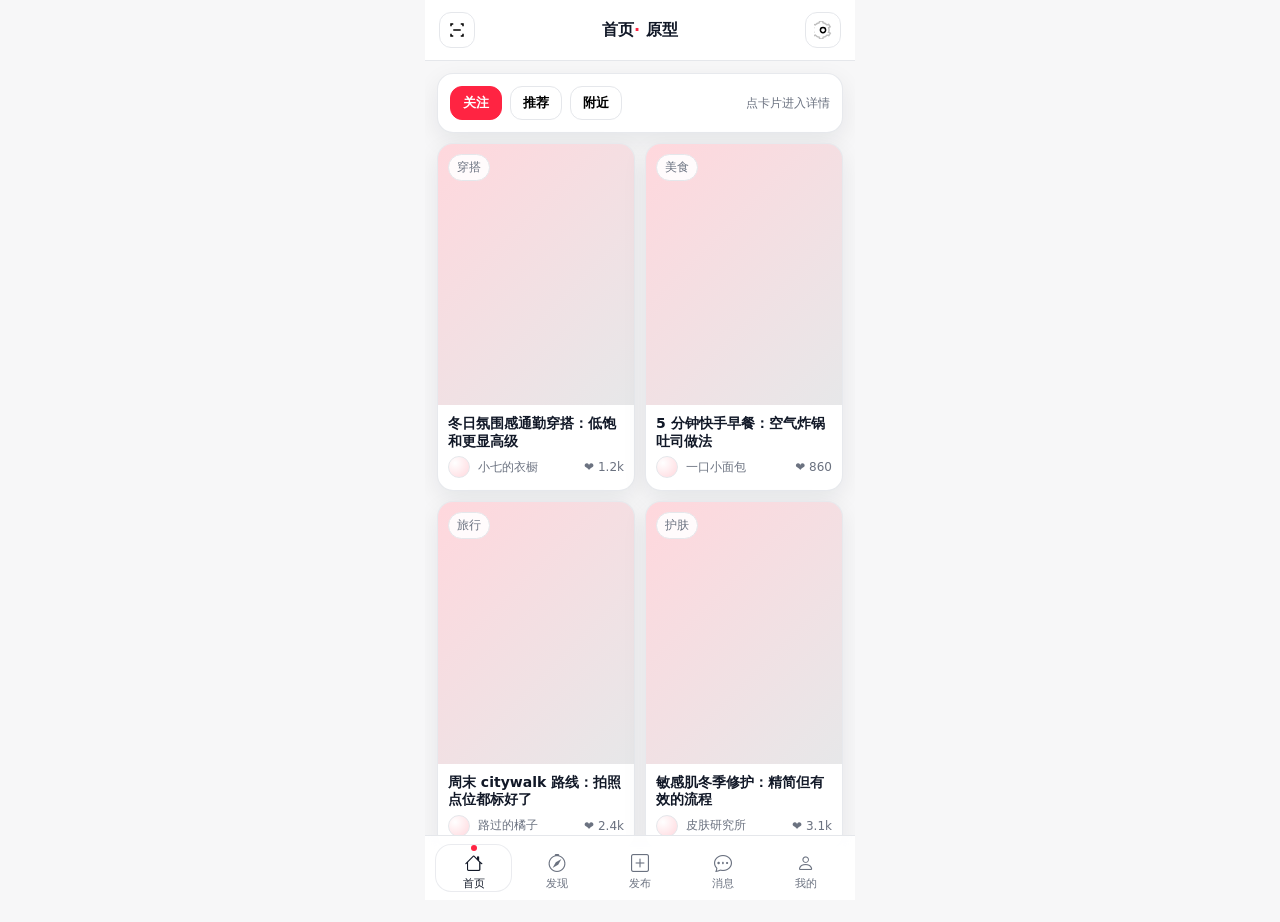
<file: index.html>
<!doctype html>
<html lang="zh-CN">
<head>
  <meta charset="utf-8" />
  <meta name="viewport" content="width=device-width, initial-scale=1, viewport-fit=cover" />
  <title>小红书移动端原型</title>
  <link rel="stylesheet" href="assets/styles.css" />
  <link rel="stylesheet" href="https://cdn.jsdelivr.net/npm/bootstrap-icons@1.11.3/font/bootstrap-icons.min.css" />
</head>
<body>
  <div class="app">
    <header class="topbar">
      <div class="topbar-inner">
        <button class="icon-btn" type="button" aria-label="扫一扫/更多">
          <svg class="icon" viewBox="0 0 24 24" fill="none" stroke="currentColor" stroke-width="2">
            <path d="M4 7V4h3" />
            <path d="M20 7V4h-3" />
            <path d="M4 17v3h3" />
            <path d="M20 17v3h-3" />
            <path d="M7 12h10" />
          </svg>
        </button>
        <div class="brand"><span id="pageTitle">首页</span><span class="dot">·</span> 原型</div>
        <button class="icon-btn" type="button" aria-label="设置">
          <svg class="icon" viewBox="0 0 24 24" fill="none" stroke="currentColor" stroke-width="2">
            <path d="M12 15.5a3.5 3.5 0 1 0 0-7 3.5 3.5 0 0 0 0 7Z"/>
            <path d="M19.4 15a7.9 7.9 0 0 0 .1-6l2-1.2-2-3.4-2.3.8a8.1 8.1 0 0 0-5.2-3L11.6 0h-4L7 2.2a8.1 8.1 0 0 0-5.2 3L-.5 4.4-2.5 7.8-.5 9a7.9 7.9 0 0 0 .1 6l-2 1.2 2 3.4 2.3-.8a8.1 8.1 0 0 0 5.2 3L7.6 24h4l.6-2.2a8.1 8.1 0 0 0 5.2-3l2.3.8 2-3.4-2-1.2Z" opacity=".25"/>
          </svg>
        </button>
      </div>
    </header>

    <main class="content" style="padding: 0;">
      <iframe id="frame" class="frame" title="页面" src="pages/home.html"></iframe>
    </main>

    <nav class="tabbar" aria-label="底部导航">
      <div class="tabs">
        <a class="tab active" href="#home" data-route="home">
          <span class="dot"></span>
          <i class="bi bi-house"></i>
          <div>首页</div>
        </a>
        <a class="tab" href="#search" data-route="search">
          <span class="dot"></span>
          <i class="bi bi-compass"></i>
          <div>发现</div>
        </a>
        <a class="tab" href="#publish" data-route="publish">
          <span class="dot"></span>
          <i class="bi bi-plus-square"></i>
          <div>发布</div>
        </a>
        <a class="tab" href="#messages" data-route="messages">
          <span class="dot"></span>
          <i class="bi bi-chat-dots"></i>
          <div>消息</div>
        </a>
        <a class="tab" href="#profile" data-route="profile">
          <span class="dot"></span>
          <i class="bi bi-person"></i>
          <div>我的</div>
        </a>
      </div>
    </nav>
  </div>

  <script src="assets/app.js"></script>
</body>
</html>
</file>
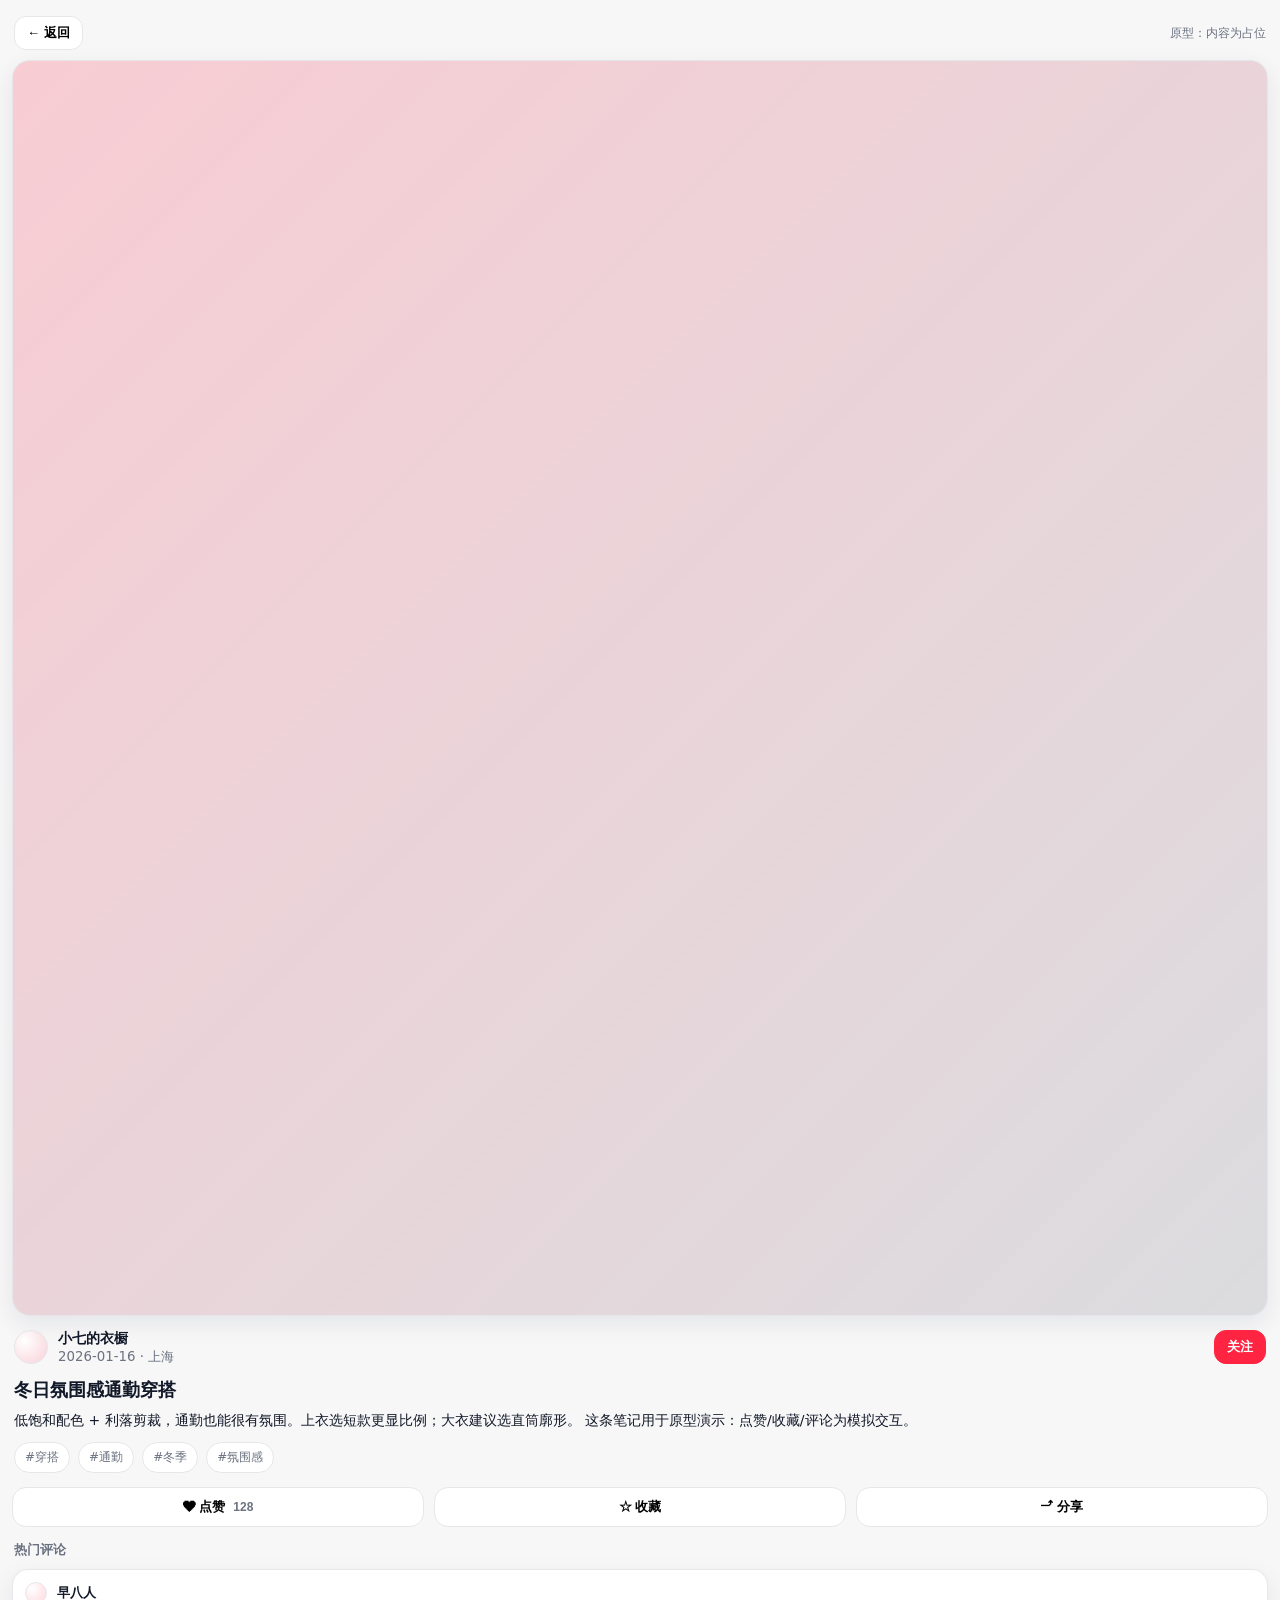
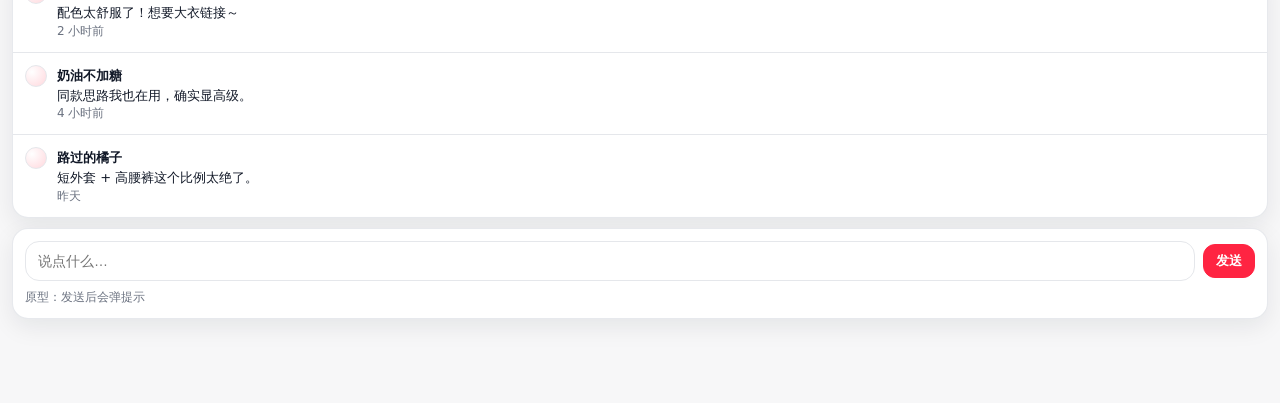
<file: pages/detail.html>
<!doctype html>
<html lang="zh-CN">
<head>
  <meta charset="utf-8" />
  <meta name="viewport" content="width=device-width, initial-scale=1, viewport-fit=cover" />
  <title>笔记详情</title>
  <link rel="stylesheet" href="../assets/styles.css" />
</head>
<body>
  <div class="content">
    <div class="row" style="justify-content:space-between; margin: 4px 2px 10px;">
      <button class="btn" type="button" data-nav="home">← 返回</button>
      <span class="hint">原型：内容为占位</span>
    </div>

    <div class="hero"></div>

    <div class="detail-head">
      <div class="user">
        <div class="avatar" style="width:34px;height:34px;"></div>
        <div>
          <strong>小七的衣橱</strong>
          <small>2026-01-16 · 上海</small>
        </div>
      </div>
      <button class="btn primary" type="button" id="follow">关注</button>
    </div>

    <h2 style="margin: 8px 2px 0; font-size: 18px;">冬日氛围感通勤穿搭</h2>
    <div class="paragraph">
      低饱和配色 + 利落剪裁，通勤也能很有氛围。上衣选短款更显比例；大衣建议选直筒廓形。
      这条笔记用于原型演示：点赞/收藏/评论为模拟交互。
    </div>

    <div class="tags">
      <span class="tag">#穿搭</span>
      <span class="tag">#通勤</span>
      <span class="tag">#冬季</span>
      <span class="tag">#氛围感</span>
    </div>

    <div class="actions">
      <button class="action" type="button" id="like">❤ 点赞 <span class="hint" id="likeCount">128</span></button>
      <button class="action" type="button" id="fav">☆ 收藏</button>
      <button class="action" type="button" id="share">⤴ 分享</button>
    </div>

    <div class="section-title">热门评论</div>
    <div class="card" style="overflow:hidden;">
      <div class="comment">
        <div class="avatar"></div>
        <div>
          <strong style="font-size:13px;">早八人</strong>
          <p>配色太舒服了！想要大衣链接～</p>
          <div class="hint">2 小时前</div>
        </div>
      </div>
      <div class="comment">
        <div class="avatar"></div>
        <div>
          <strong style="font-size:13px;">奶油不加糖</strong>
          <p>同款思路我也在用，确实显高级。</p>
          <div class="hint">4 小时前</div>
        </div>
      </div>
      <div class="comment">
        <div class="avatar"></div>
        <div>
          <strong style="font-size:13px;">路过的橘子</strong>
          <p>短外套 + 高腰裤这个比例太绝了。</p>
          <div class="hint">昨天</div>
        </div>
      </div>
    </div>

    <div class="space"></div>

    <div class="card" style="padding:12px;">
      <div class="row" style="gap:8px;">
        <input class="search-input" id="c" placeholder="说点什么…" style="height:40px;" />
        <button class="btn primary" type="button" id="send">发送</button>
      </div>
      <div class="hint" style="margin-top:8px;">原型：发送后会弹提示</div>
    </div>
  </div>

  <script src="../assets/page-bridge.js"></script>
  <script>
    const follow = document.getElementById('follow');
    follow.addEventListener('click', ()=>{
      const isFollowing = follow.dataset.on === '1';
      follow.dataset.on = isFollowing ? '0' : '1';
      follow.textContent = isFollowing ? '关注' : '已关注';
      follow.classList.toggle('primary', isFollowing);
    });

    const likeBtn = document.getElementById('like');
    const likeCount = document.getElementById('likeCount');
    likeBtn.addEventListener('click', ()=>{
      const on = likeBtn.dataset.on === '1';
      likeBtn.dataset.on = on ? '0' : '1';
      const n = parseInt(likeCount.textContent, 10) || 0;
      likeCount.textContent = String(on ? Math.max(0, n-1) : n+1);
    });

    document.getElementById('fav').addEventListener('click', ()=> alert('原型：已收藏'));
    document.getElementById('share').addEventListener('click', ()=> alert('原型：已生成分享面板'));

    document.getElementById('send').addEventListener('click', ()=>{
      const v = (document.getElementById('c').value || '').trim();
      if(!v) return alert('写点评论再发');
      alert('原型：评论已发送');
      document.getElementById('c').value = '';
    });
  </script>
</body>
</html>
</file>
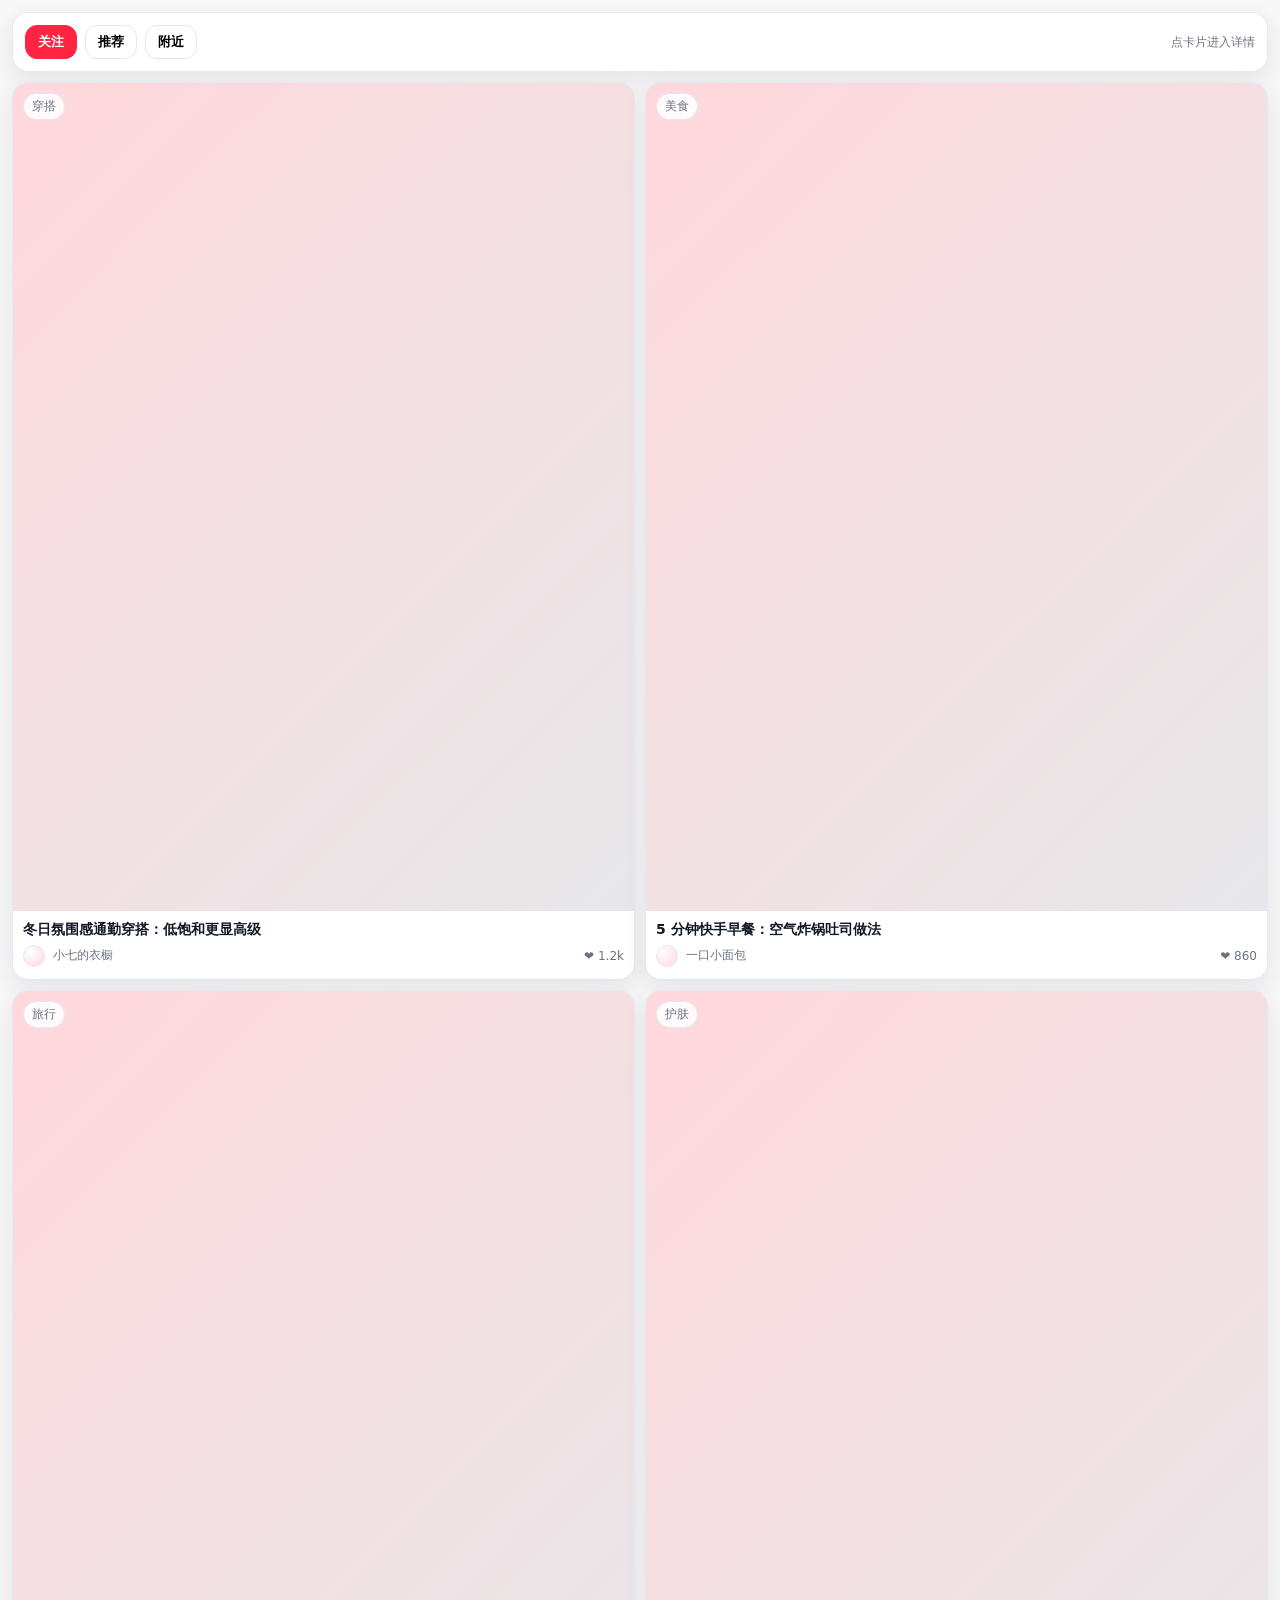
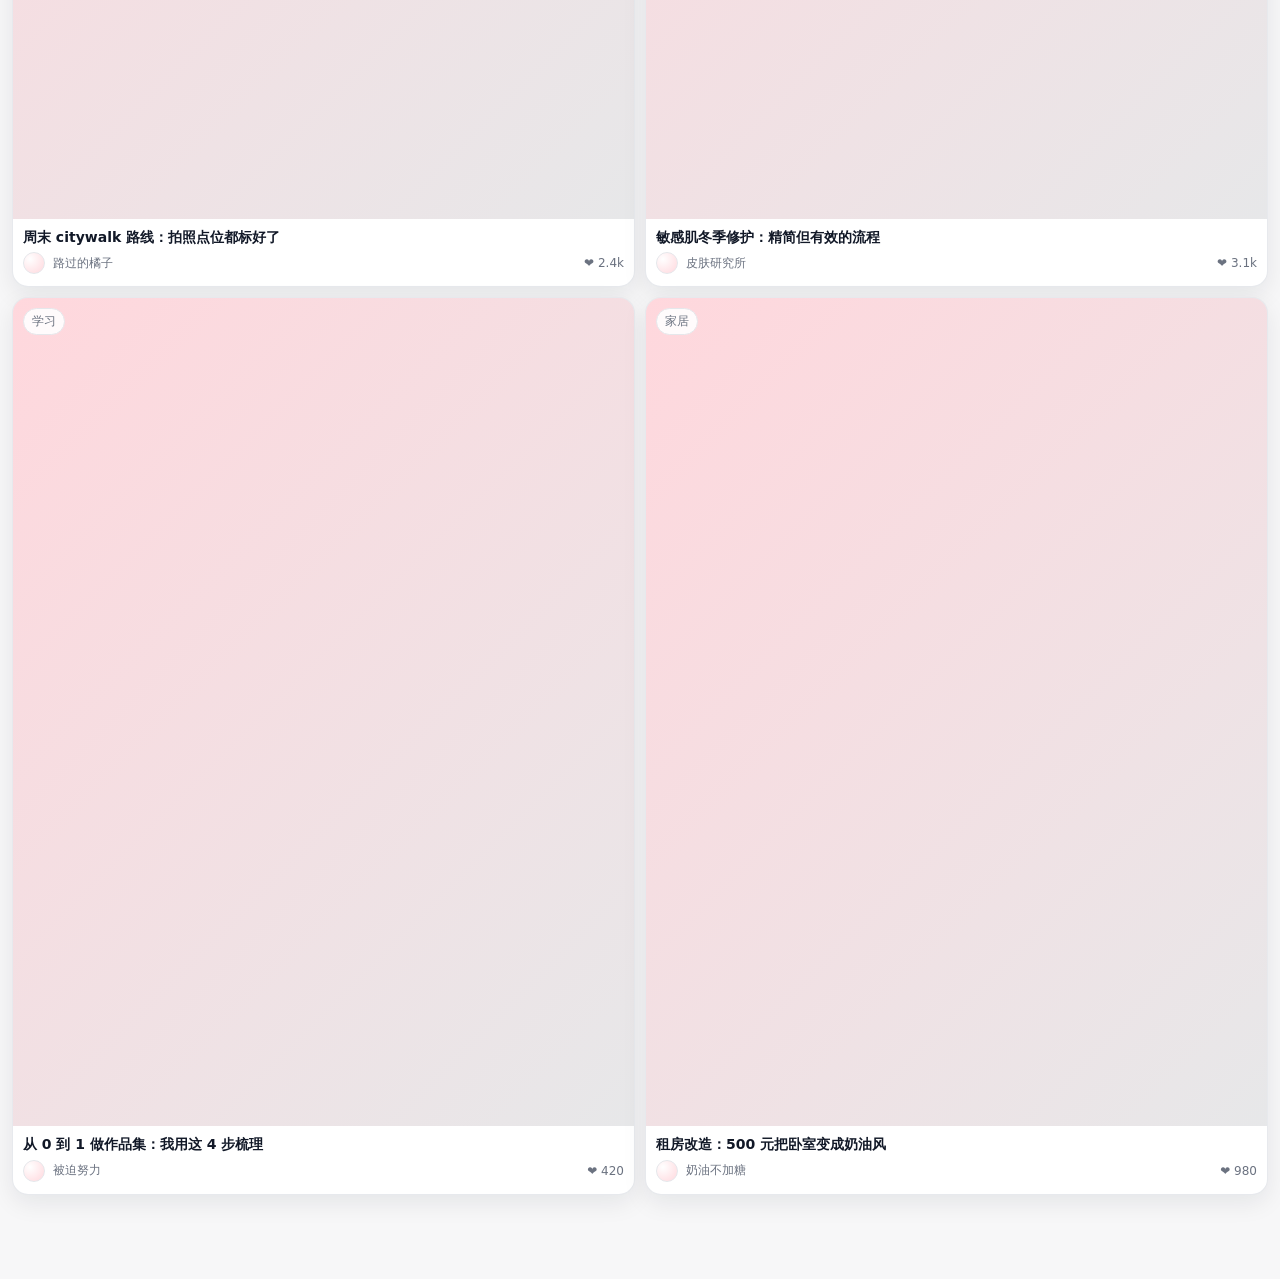
<file: pages/home.html>
<!doctype html>
<html lang="zh-CN">
<head>
  <meta charset="utf-8" />
  <meta name="viewport" content="width=device-width, initial-scale=1, viewport-fit=cover" />
  <title>首页</title>
  <link rel="stylesheet" href="../assets/styles.css" />
</head>
<body>
  <div class="content">
    <div class="card" style="padding:12px;">
      <div class="row" style="justify-content:space-between;">
        <div class="row" style="gap:8px;">
          <button class="btn primary" type="button">关注</button>
          <button class="btn" type="button">推荐</button>
          <button class="btn" type="button">附近</button>
        </div>
        <span class="hint">点卡片进入详情</span>
      </div>
    </div>

    <div class="space"></div>

    <div class="feed">
      <a class="card note" href="#" data-nav="detail" aria-label="打开笔记详情">
        <div class="note-media"><div class="badge">穿搭</div></div>
        <div class="note-body">
          <h3 class="note-title">冬日氛围感通勤穿搭：低饱和更显高级</h3>
          <div class="note-meta">
            <div class="meta-left"><div class="avatar"></div><span>小七的衣橱</span></div>
            <div>❤ 1.2k</div>
          </div>
        </div>
      </a>

      <a class="card note" href="#" data-nav="detail" aria-label="打开笔记详情">
        <div class="note-media"><div class="badge">美食</div></div>
        <div class="note-body">
          <h3 class="note-title">5 分钟快手早餐：空气炸锅吐司做法</h3>
          <div class="note-meta">
            <div class="meta-left"><div class="avatar"></div><span>一口小面包</span></div>
            <div>❤ 860</div>
          </div>
        </div>
      </a>

      <a class="card note" href="#" data-nav="detail" aria-label="打开笔记详情">
        <div class="note-media"><div class="badge">旅行</div></div>
        <div class="note-body">
          <h3 class="note-title">周末 citywalk 路线：拍照点位都标好了</h3>
          <div class="note-meta">
            <div class="meta-left"><div class="avatar"></div><span>路过的橘子</span></div>
            <div>❤ 2.4k</div>
          </div>
        </div>
      </a>

      <a class="card note" href="#" data-nav="detail" aria-label="打开笔记详情">
        <div class="note-media"><div class="badge">护肤</div></div>
        <div class="note-body">
          <h3 class="note-title">敏感肌冬季修护：精简但有效的流程</h3>
          <div class="note-meta">
            <div class="meta-left"><div class="avatar"></div><span>皮肤研究所</span></div>
            <div>❤ 3.1k</div>
          </div>
        </div>
      </a>

      <a class="card note" href="#" data-nav="detail" aria-label="打开笔记详情">
        <div class="note-media"><div class="badge">学习</div></div>
        <div class="note-body">
          <h3 class="note-title">从 0 到 1 做作品集：我用这 4 步梳理</h3>
          <div class="note-meta">
            <div class="meta-left"><div class="avatar"></div><span>被迫努力</span></div>
            <div>❤ 420</div>
          </div>
        </div>
      </a>

      <a class="card note" href="#" data-nav="detail" aria-label="打开笔记详情">
        <div class="note-media"><div class="badge">家居</div></div>
        <div class="note-body">
          <h3 class="note-title">租房改造：500 元把卧室变成奶油风</h3>
          <div class="note-meta">
            <div class="meta-left"><div class="avatar"></div><span>奶油不加糖</span></div>
            <div>❤ 980</div>
          </div>
        </div>
      </a>
    </div>
  </div>

  <script src="../assets/page-bridge.js"></script>
</body>
</html>
</file>
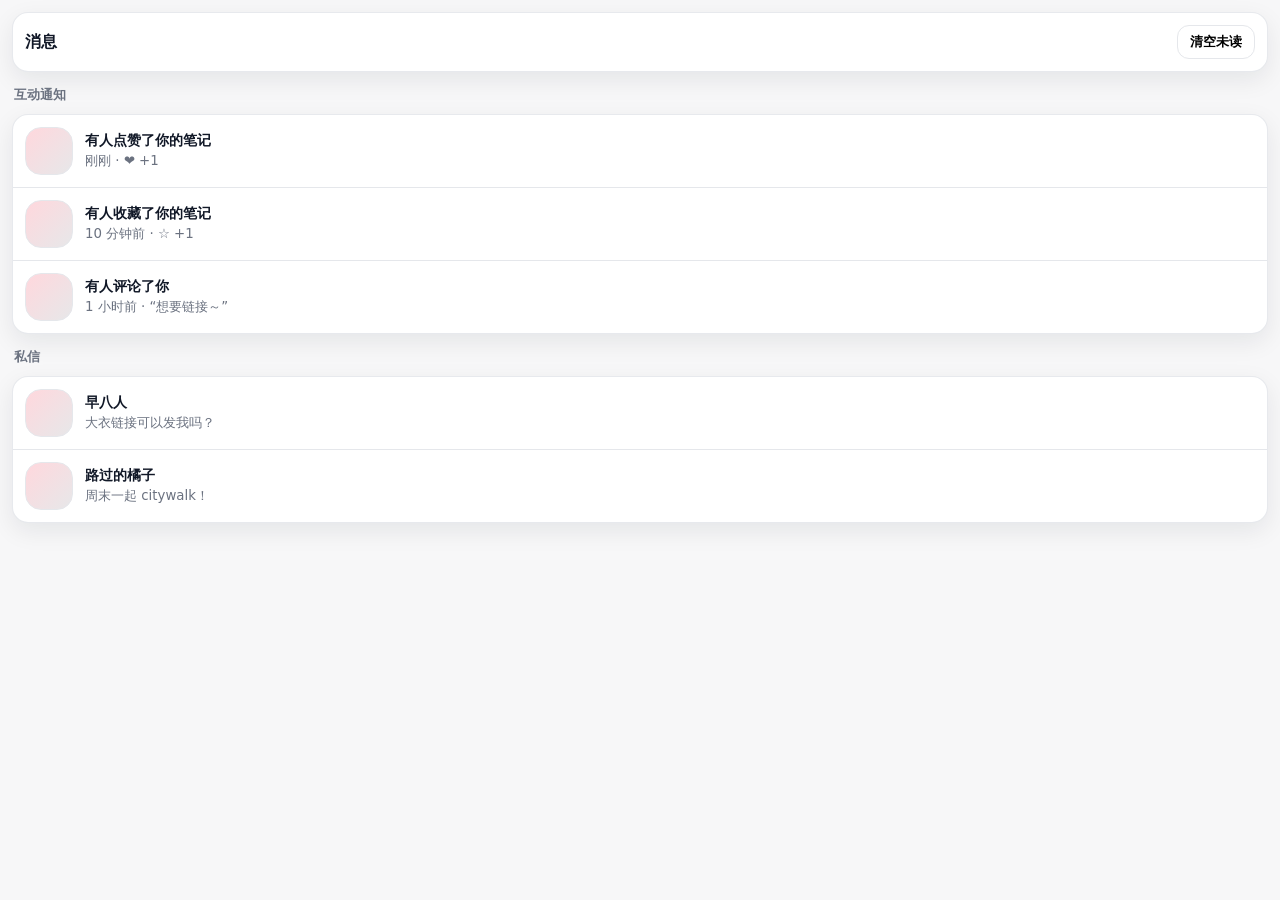
<file: pages/messages.html>
<!doctype html>
<html lang="zh-CN">
<head>
  <meta charset="utf-8" />
  <meta name="viewport" content="width=device-width, initial-scale=1, viewport-fit=cover" />
  <title>消息</title>
  <link rel="stylesheet" href="../assets/styles.css" />
</head>
<body>
  <div class="content">
    <div class="card" style="padding:12px;">
      <div class="row" style="justify-content:space-between;">
        <strong>消息</strong>
        <button class="btn" type="button" id="clear">清空未读</button>
      </div>
    </div>

    <div class="section-title">互动通知</div>
    <div class="card list">
      <a class="list-item" href="#" data-nav="detail">
        <div class="thumb"></div>
        <div class="text">
          <strong>有人点赞了你的笔记</strong>
          <small>刚刚 · ❤ +1</small>
        </div>
      </a>
      <a class="list-item" href="#" data-nav="detail">
        <div class="thumb"></div>
        <div class="text">
          <strong>有人收藏了你的笔记</strong>
          <small>10 分钟前 · ☆ +1</small>
        </div>
      </a>
      <a class="list-item" href="#" data-nav="detail">
        <div class="thumb"></div>
        <div class="text">
          <strong>有人评论了你</strong>
          <small>1 小时前 · “想要链接～”</small>
        </div>
      </a>
    </div>

    <div class="section-title">私信</div>
    <div class="card list" id="dm">
      <div class="list-item">
        <div class="thumb"></div>
        <div class="text">
          <strong>早八人</strong>
          <small>大衣链接可以发我吗？</small>
        </div>
      </div>
      <div class="list-item">
        <div class="thumb"></div>
        <div class="text">
          <strong>路过的橘子</strong>
          <small>周末一起 citywalk！</small>
        </div>
      </div>
    </div>
  </div>

  <script src="../assets/page-bridge.js"></script>
  <script>
    document.getElementById('clear').addEventListener('click', ()=> alert('原型：未读已清空'));
    document.getElementById('dm').addEventListener('click', ()=> alert('原型：打开聊天窗口（未实现）'));
  </script>
</body>
</html>
</file>
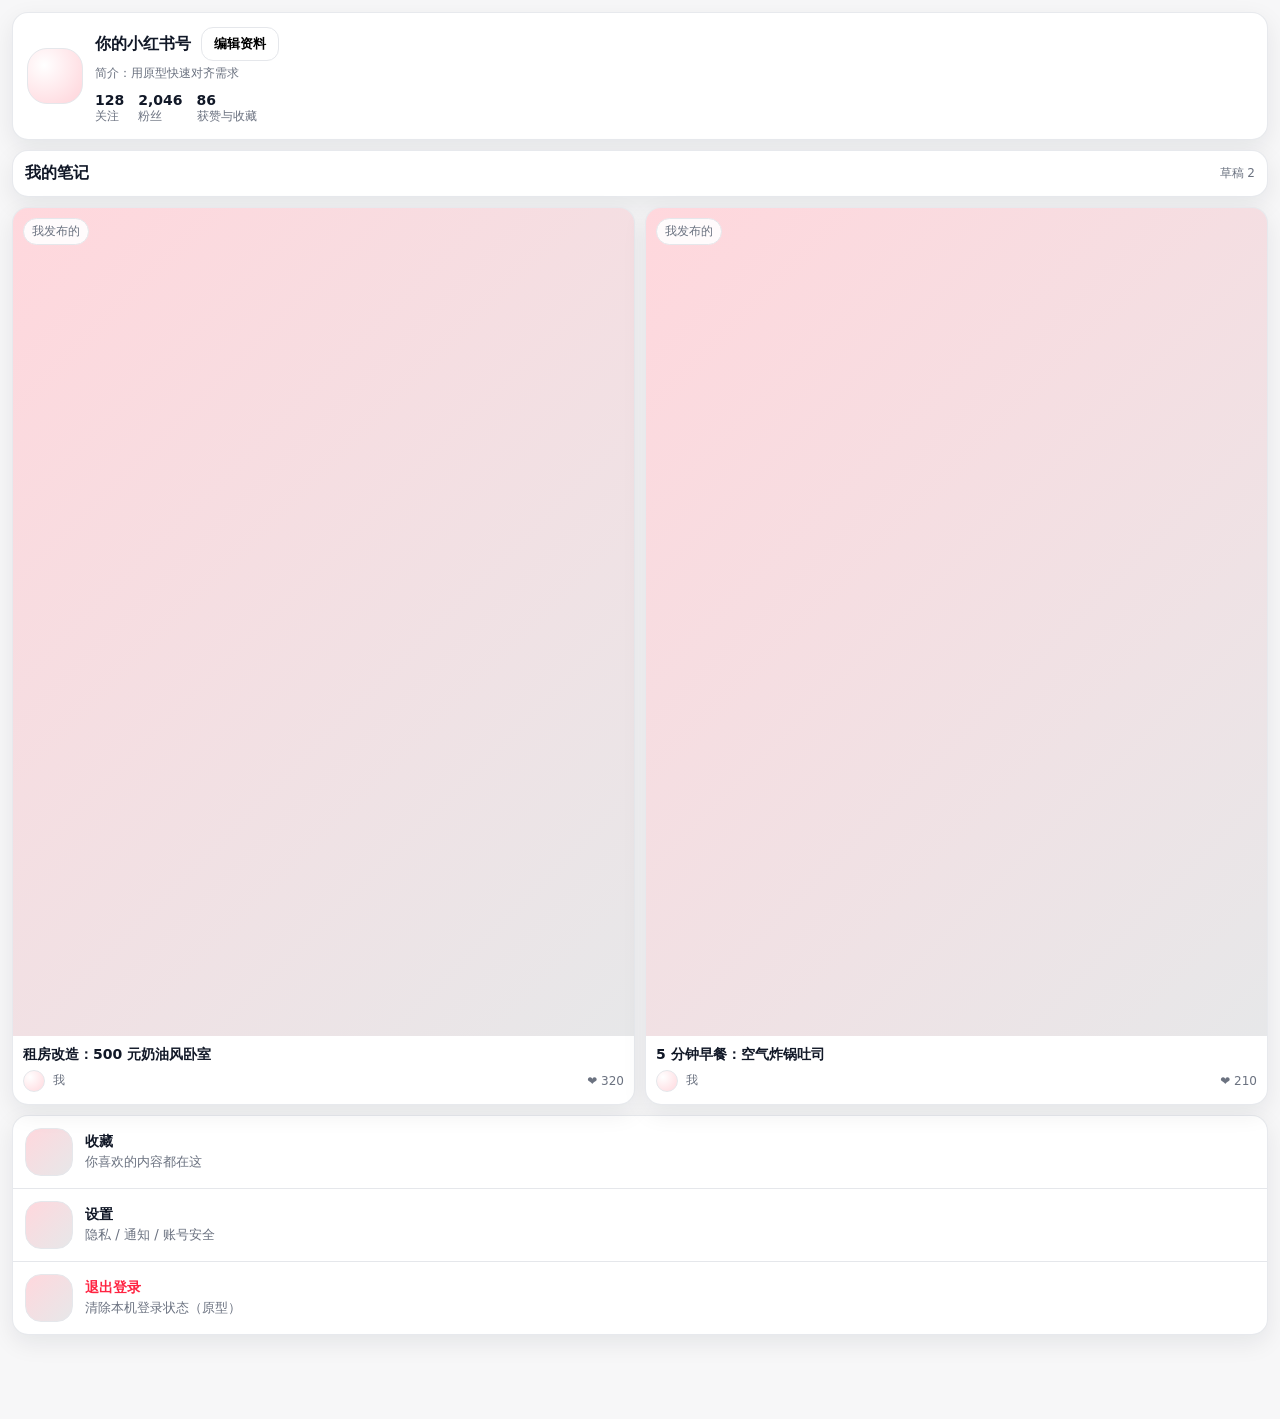
<file: pages/profile.html>
<!doctype html>
<html lang="zh-CN">
<head>
  <meta charset="utf-8" />
  <meta name="viewport" content="width=device-width, initial-scale=1, viewport-fit=cover" />
  <title>我的</title>
  <link rel="stylesheet" href="../assets/styles.css" />
</head>
<body>
  <div class="content">
    <div id="loggedOutView" class="card" style="padding:14px; display:none;">
      <div class="row" style="justify-content:space-between;">
        <div>
          <strong style="font-size:16px;">未登录</strong>
          <div class="hint" style="margin-top:4px;">原型：点击登录以继续浏览个人中心</div>
        </div>
        <button class="btn primary" type="button" id="login">登录</button>
      </div>
    </div>

    <div id="loggedInView" class="card profile-head">
      <div class="profile-row">
        <div class="profile-avatar"></div>
        <div style="min-width:0;">
          <div class="row" style="justify-content:space-between;">
            <strong style="font-size:16px;">你的小红书号</strong>
            <button class="btn" type="button" id="edit">编辑资料</button>
          </div>
          <div class="hint" style="margin-top:4px;">简介：用原型快速对齐需求</div>
          <div class="stats">
            <div class="stat"><strong>128</strong>关注</div>
            <div class="stat"><strong>2,046</strong>粉丝</div>
            <div class="stat"><strong>86</strong>获赞与收藏</div>
          </div>
        </div>
      </div>
    </div>

    <div id="memberArea">
      <div class="space"></div>

      <div class="card" style="padding:12px;">
        <div class="row" style="justify-content:space-between;">
          <strong>我的笔记</strong>
          <span class="hint">草稿 2</span>
        </div>
      </div>

      <div class="space"></div>

      <div class="feed">
        <a class="card note" href="#" data-nav="detail">
          <div class="note-media"><div class="badge">我发布的</div></div>
          <div class="note-body">
            <h3 class="note-title">租房改造：500 元奶油风卧室</h3>
            <div class="note-meta">
              <div class="meta-left"><div class="avatar"></div><span>我</span></div>
              <div>❤ 320</div>
            </div>
          </div>
        </a>
        <a class="card note" href="#" data-nav="detail">
          <div class="note-media"><div class="badge">我发布的</div></div>
          <div class="note-body">
            <h3 class="note-title">5 分钟早餐：空气炸锅吐司</h3>
            <div class="note-meta">
              <div class="meta-left"><div class="avatar"></div><span>我</span></div>
              <div>❤ 210</div>
            </div>
          </div>
        </a>
      </div>

      <div class="space"></div>

      <div class="card list">
        <div class="list-item">
          <div class="thumb"></div>
          <div class="text">
            <strong>收藏</strong>
            <small>你喜欢的内容都在这</small>
          </div>
        </div>
        <div class="list-item">
          <div class="thumb"></div>
          <div class="text">
            <strong>设置</strong>
            <small>隐私 / 通知 / 账号安全</small>
          </div>
        </div>
        <a class="list-item" href="#" id="logout">
          <div class="thumb"></div>
          <div class="text">
            <strong style="color: var(--brand);">退出登录</strong>
            <small>清除本机登录状态（原型）</small>
          </div>
        </a>
      </div>
    </div>
  </div>

  <script src="../assets/page-bridge.js"></script>
  <script>
    const STORAGE_KEY = 'rb_logged_in';
    function isLoggedIn(){
      // 默认视为已登录，方便原型演示
      const v = localStorage.getItem(STORAGE_KEY);
      return v !== '0';
    }
    function setLoggedIn(on){
      localStorage.setItem(STORAGE_KEY, on ? '1' : '0');
    }
    function render(){
      const on = isLoggedIn();
      document.getElementById('loggedInView').style.display = on ? '' : 'none';
      document.getElementById('memberArea').style.display = on ? '' : 'none';
      document.getElementById('loggedOutView').style.display = on ? 'none' : '';
    }

    document.getElementById('edit')?.addEventListener('click', ()=> alert('原型：编辑资料'));
    document.getElementById('login')?.addEventListener('click', ()=>{
      setLoggedIn(true);
      alert('原型：登录成功');
      render();
    });
    document.getElementById('logout')?.addEventListener('click', (e)=>{
      e.preventDefault();
      if(!confirm('确认退出登录？')) return;

      // 原型：仅清理登录标记 + 常见缓存
      setLoggedIn(false);
      try { sessionStorage.clear(); } catch {}
      alert('已退出登录');
      render();
      window.RedBookProto?.nav('home');
    });

    render();
  </script>
</body>
</html>
</file>
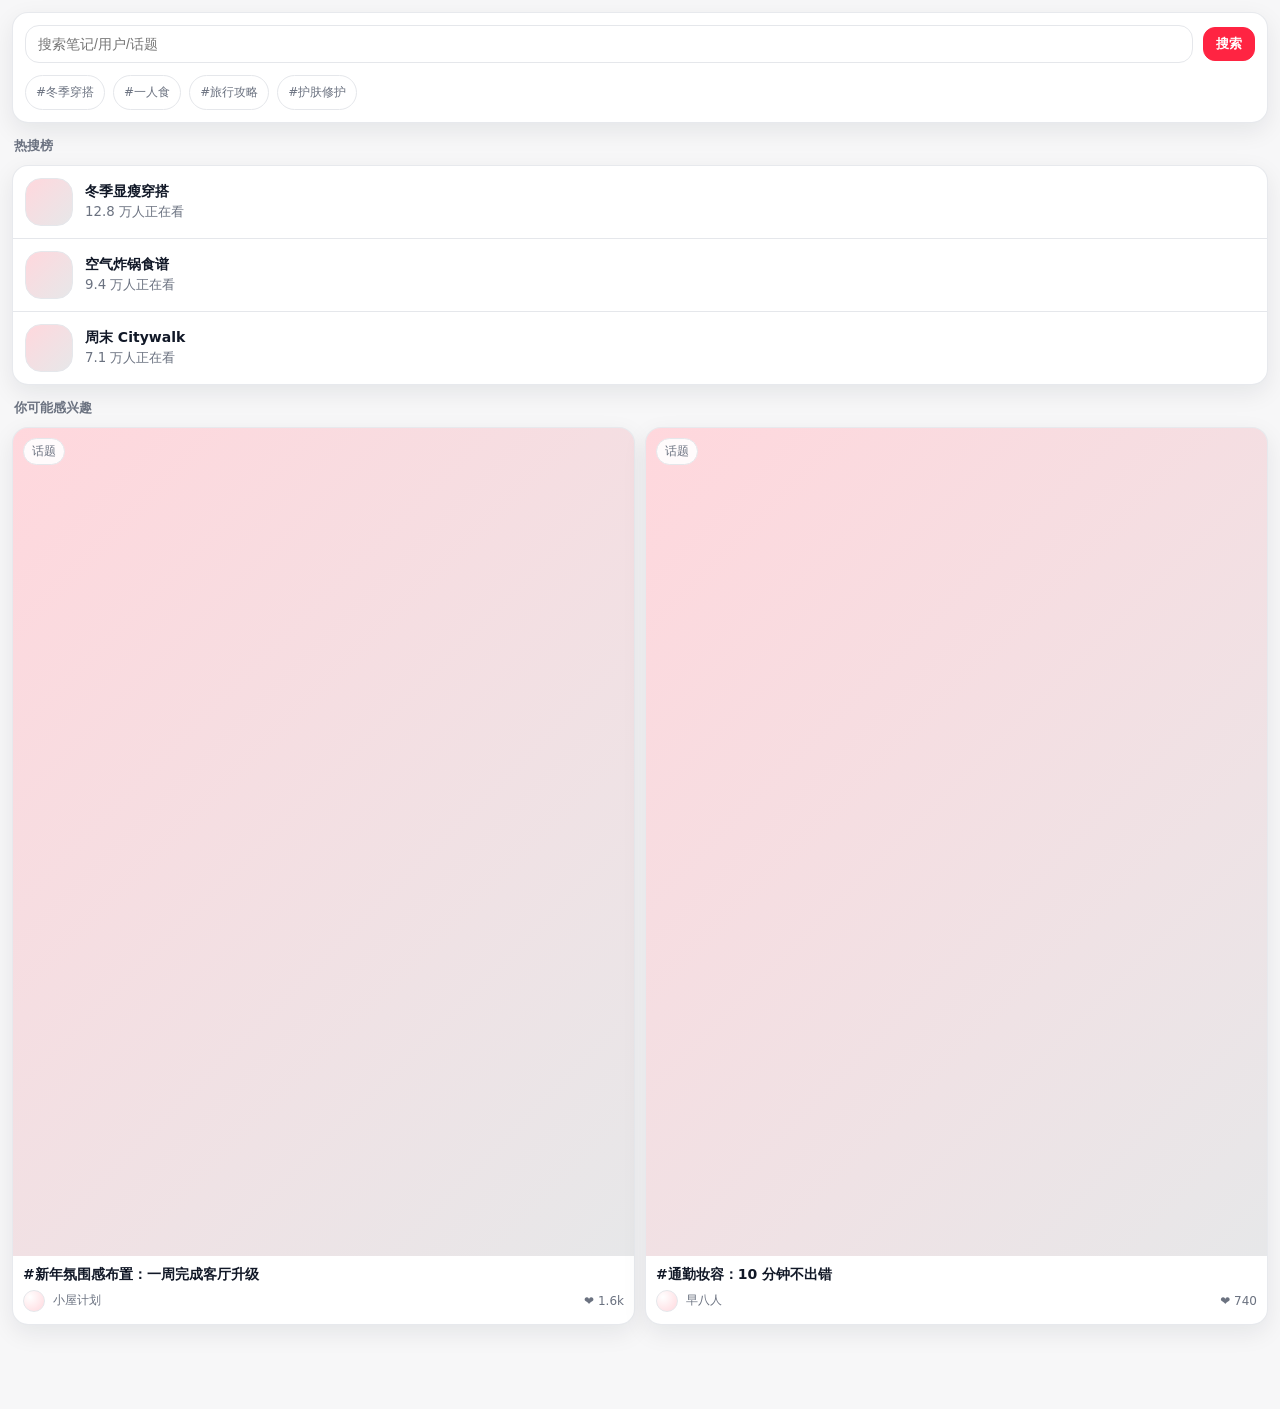
<file: pages/search.html>
<!doctype html>
<html lang="zh-CN">
<head>
  <meta charset="utf-8" />
  <meta name="viewport" content="width=device-width, initial-scale=1, viewport-fit=cover" />
  <title>发现</title>
  <link rel="stylesheet" href="../assets/styles.css" />
</head>
<body>
  <div class="content">
    <div class="card" style="padding:12px;">
      <div class="searchbar">
        <input class="search-input" id="q" placeholder="搜索笔记/用户/话题" autocomplete="off" />
        <button class="btn primary" id="go" type="button">搜索</button>
      </div>
      <div class="pills" style="margin-bottom:0;">
        <a class="pill" href="#" data-nav="detail">#冬季穿搭</a>
        <a class="pill" href="#" data-nav="detail">#一人食</a>
        <a class="pill" href="#" data-nav="detail">#旅行攻略</a>
        <a class="pill" href="#" data-nav="detail">#护肤修护</a>
      </div>
    </div>

    <div class="section-title">热搜榜</div>
    <div class="card list">
      <a class="list-item" href="#" data-nav="detail">
        <div class="thumb"></div>
        <div class="text">
          <strong>冬季显瘦穿搭</strong>
          <small>12.8 万人正在看</small>
        </div>
      </a>
      <a class="list-item" href="#" data-nav="detail">
        <div class="thumb"></div>
        <div class="text">
          <strong>空气炸锅食谱</strong>
          <small>9.4 万人正在看</small>
        </div>
      </a>
      <a class="list-item" href="#" data-nav="detail">
        <div class="thumb"></div>
        <div class="text">
          <strong>周末 Citywalk</strong>
          <small>7.1 万人正在看</small>
        </div>
      </a>
    </div>

    <div class="section-title">你可能感兴趣</div>
    <div class="feed">
      <a class="card note" href="#" data-nav="detail">
        <div class="note-media"><div class="badge">话题</div></div>
        <div class="note-body">
          <h3 class="note-title">#新年氛围感布置：一周完成客厅升级</h3>
          <div class="note-meta">
            <div class="meta-left"><div class="avatar"></div><span>小屋计划</span></div>
            <div>❤ 1.6k</div>
          </div>
        </div>
      </a>
      <a class="card note" href="#" data-nav="detail">
        <div class="note-media"><div class="badge">话题</div></div>
        <div class="note-body">
          <h3 class="note-title">#通勤妆容：10 分钟不出错</h3>
          <div class="note-meta">
            <div class="meta-left"><div class="avatar"></div><span>早八人</span></div>
            <div>❤ 740</div>
          </div>
        </div>
      </a>
    </div>
  </div>

  <script>
    const input = document.getElementById('q');
    const go = document.getElementById('go');
    function fakeSearch(){
      const v = (input.value || '').trim();
      if(!v){
        alert('输入点关键词试试');
        input.focus();
        return;
      }
      // 原型：直接进详情页
      window.RedBookProto?.nav('detail');
    }
    go.addEventListener('click', fakeSearch);
    input.addEventListener('keydown', (e)=>{ if(e.key==='Enter') fakeSearch(); });
  </script>
  <script src="../assets/page-bridge.js"></script>
</body>
</html>
</file>
<file: assets/styles.css>
/* Mobile-first prototype styles */
:root{
  --bg:#f7f7f8;
  --card:#ffffff;
  --text:#111827;
  --muted:#6b7280;
  --line:#e5e7eb;
  --brand:#ff2442; /* 小红书红的近似 */
  --shadow:0 8px 24px rgba(17,24,39,.08);
  --radius:16px;
  --safe-bottom: env(safe-area-inset-bottom, 0px);
}
*{box-sizing:border-box}
html,body{height:100%}
body{
  margin:0;
  font-family: ui-sans-serif, system-ui, -apple-system, Segoe UI, Roboto, Helvetica, Arial, "PingFang SC", "Noto Sans CJK SC", "Microsoft YaHei", sans-serif;
  color:var(--text);
  background:var(--bg);
}
a{color:inherit;text-decoration:none}

/* App Shell */
.app{
  max-width: 430px;
  margin: 0 auto;
  min-height: 100vh;
  background: var(--bg);
  display:flex;
  flex-direction:column;
}
.topbar{
  position: sticky;
  top:0;
  z-index: 10;
  background: rgba(255,255,255,.92);
  backdrop-filter: blur(12px);
  border-bottom: 1px solid var(--line);
}
.topbar-inner{
  display:flex;
  align-items:center;
  justify-content:space-between;
  padding: 12px 14px;
  gap: 12px;
}
.brand{
  font-weight: 800;
  letter-spacing:.2px;
}
.brand .dot{color:var(--brand)}
.icon-btn{
  width:36px;height:36px;
  border:1px solid var(--line);
  background:#fff;
  border-radius:12px;
  display:grid;
  place-items:center;
}
.icon{
  width:18px;height:18px;
  display:block;
}

.content{
  flex:1;
  padding: 12px 12px calc(84px + var(--safe-bottom));
}

.card{
  background: var(--card);
  border: 1px solid rgba(229,231,235,.9);
  border-radius: var(--radius);
  box-shadow: var(--shadow);
}

/* Grid feed */
.feed{
  display:grid;
  grid-template-columns: 1fr 1fr;
  gap: 10px;
}
.note{
  overflow:hidden;
}
.note-media{
  aspect-ratio: 3 / 4;
  background: linear-gradient(135deg, rgba(255,36,66,.18), rgba(17,24,39,.10));
  position:relative;
}
.note-media .badge{
  position:absolute;
  top:10px;left:10px;
  padding: 4px 8px;
  border-radius: 999px;
  background: rgba(255,255,255,.9);
  border: 1px solid var(--line);
  font-size: 12px;
  color: var(--muted);
}
.note-body{padding: 10px 10px 12px}
.note-title{
  font-size: 14px;
  line-height: 1.25;
  font-weight: 700;
  margin:0 0 6px;
  display:-webkit-box;
  -webkit-line-clamp: 2;
  -webkit-box-orient: vertical;
  overflow:hidden;
}
.note-meta{
  display:flex;
  align-items:center;
  justify-content:space-between;
  gap:8px;
  font-size: 12px;
  color: var(--muted);
}
.avatar{
  width:22px;height:22px;
  border-radius: 999px;
  background: radial-gradient(circle at 30% 30%, #fff, rgba(255,36,66,.18));
  border: 1px solid var(--line);
}
.meta-left{display:flex;align-items:center;gap:8px;min-width:0}
.meta-left span{white-space:nowrap;overflow:hidden;text-overflow:ellipsis;max-width:110px}

/* Search */
.searchbar{
  display:flex;
  align-items:center;
  gap:10px;
}
.search-input{
  flex:1;
  height: 38px;
  border-radius: 14px;
  border: 1px solid var(--line);
  background: #fff;
  padding: 0 12px;
  font-size: 14px;
}
.pills{
  display:flex;
  gap:8px;
  flex-wrap:wrap;
  margin: 12px 0;
}
.pill{
  padding: 8px 10px;
  border-radius: 999px;
  border: 1px solid var(--line);
  background: #fff;
  font-size: 12px;
  color: var(--muted);
}
.section-title{
  margin: 14px 2px 10px;
  font-size: 13px;
  color: var(--muted);
  font-weight: 700;
}

/* Detail */
.hero{
  aspect-ratio: 1 / 1;
  background: linear-gradient(135deg, rgba(255,36,66,.20), rgba(17,24,39,.12));
  border-radius: 18px;
  border: 1px solid rgba(229,231,235,.9);
  box-shadow: var(--shadow);
}
.detail-head{
  display:flex;
  align-items:center;
  justify-content:space-between;
  gap: 12px;
  margin: 12px 2px;
}
.user{
  display:flex;
  align-items:center;
  gap:10px;
}
.user strong{font-size: 14px}
.user small{display:block;color:var(--muted)}
.btn{
  height: 34px;
  padding: 0 12px;
  border-radius: 12px;
  border: 1px solid var(--line);
  background: #fff;
  font-weight: 700;
  font-size: 13px;
}
.btn.primary{
  background: var(--brand);
  border-color: var(--brand);
  color:#fff;
}
.paragraph{
  margin: 8px 2px;
  color: var(--text);
  line-height: 1.55;
  font-size: 14px;
}
.tags{display:flex;gap:8px;flex-wrap:wrap;margin:10px 2px}
.tag{font-size:12px;color:var(--muted);background:#fff;border:1px solid var(--line);padding:6px 10px;border-radius:999px}
.actions{
  display:flex;
  gap: 10px;
  margin: 14px 0 10px;
}
.action{
  flex:1;
  height: 40px;
  border-radius: 14px;
  border: 1px solid var(--line);
  background:#fff;
  display:flex;
  align-items:center;
  justify-content:center;
  gap: 8px;
  font-weight: 800;
  font-size: 13px;
}
.comment{
  padding: 12px;
  display:flex;
  gap:10px;
  align-items:flex-start;
}
.comment + .comment{border-top:1px solid var(--line)}
.comment p{margin:2px 0 0;color:var(--text);font-size: 13px;line-height:1.45}

/* Publish */
.form{
  display:flex;
  flex-direction:column;
  gap: 10px;
}
.textarea{
  min-height: 120px;
  padding: 12px;
  border-radius: 16px;
  border:1px solid var(--line);
  background:#fff;
  font-size: 14px;
  resize: none;
}
.upload-grid{
  display:grid;
  grid-template-columns: repeat(3, 1fr);
  gap: 10px;
}
.upload{
  aspect-ratio: 1/1;
  border-radius: 16px;
  border: 1px dashed #d1d5db;
  background: rgba(255,255,255,.7);
  display:grid;
  place-items:center;
  color: var(--muted);
  font-weight: 800;
}

/* List */
.list{overflow:hidden}
.list-item{
  padding: 12px;
  display:flex;
  gap: 12px;
  align-items:center;
}
.list-item + .list-item{border-top: 1px solid var(--line)}
.list-item .thumb{
  width:48px;height:48px;
  border-radius: 16px;
  background: linear-gradient(135deg, rgba(255,36,66,.18), rgba(17,24,39,.10));
  border: 1px solid var(--line);
}
.list-item .text{min-width:0}
.list-item .text strong{display:block;font-size: 14px}
.list-item .text small{color:var(--muted)}

/* Profile */
.profile-head{padding: 14px}
.profile-row{display:flex;align-items:center;gap:12px}
.profile-avatar{width:56px;height:56px;border-radius: 20px;background: radial-gradient(circle at 30% 30%, #fff, rgba(255,36,66,.20));border:1px solid var(--line)}
.stats{display:flex;gap:14px;margin-top:10px;color:var(--muted);font-size: 12px}
.stat strong{display:block;color:var(--text);font-size: 14px}

/* Bottom Tab */
.tabbar{
  position: sticky;
  bottom:0;
  z-index: 20;
  background: rgba(255,255,255,.92);
  backdrop-filter: blur(12px);
  border-top: 1px solid var(--line);
  padding-bottom: var(--safe-bottom);
}
.tabs{
  display:grid;
  grid-template-columns: repeat(5, 1fr);
  gap: 6px;
  padding: 8px 10px;
}
.tab{
  height: 48px;
  border-radius: 16px;
  display:flex;
  flex-direction:column;
  align-items:center;
  justify-content:center;
  gap: 3px;
  color: var(--muted);
  font-size: 11px;
  border: 1px solid transparent;
}
.tab i{
  font-size: 18px;
  line-height: 1;
}
.tab.active{
  color: var(--text);
  border-color: rgba(229,231,235,.8);
  background: #fff;
}
.tab .dot{
  width: 6px;height: 6px;
  border-radius: 999px;
  background: transparent;
}
.tab.active .dot{background: var(--brand)}

/* Frame pages */
.frame{
  width:100%;
  border:0;
  min-height: calc(100vh - 56px - 52px - var(--safe-bottom));
  background: var(--bg);
}
.hint{
  color: var(--muted);
  font-size: 12px;
}

/* Utilities */
.row{display:flex;gap:10px;align-items:center}
.space{height:10px}
</file>
